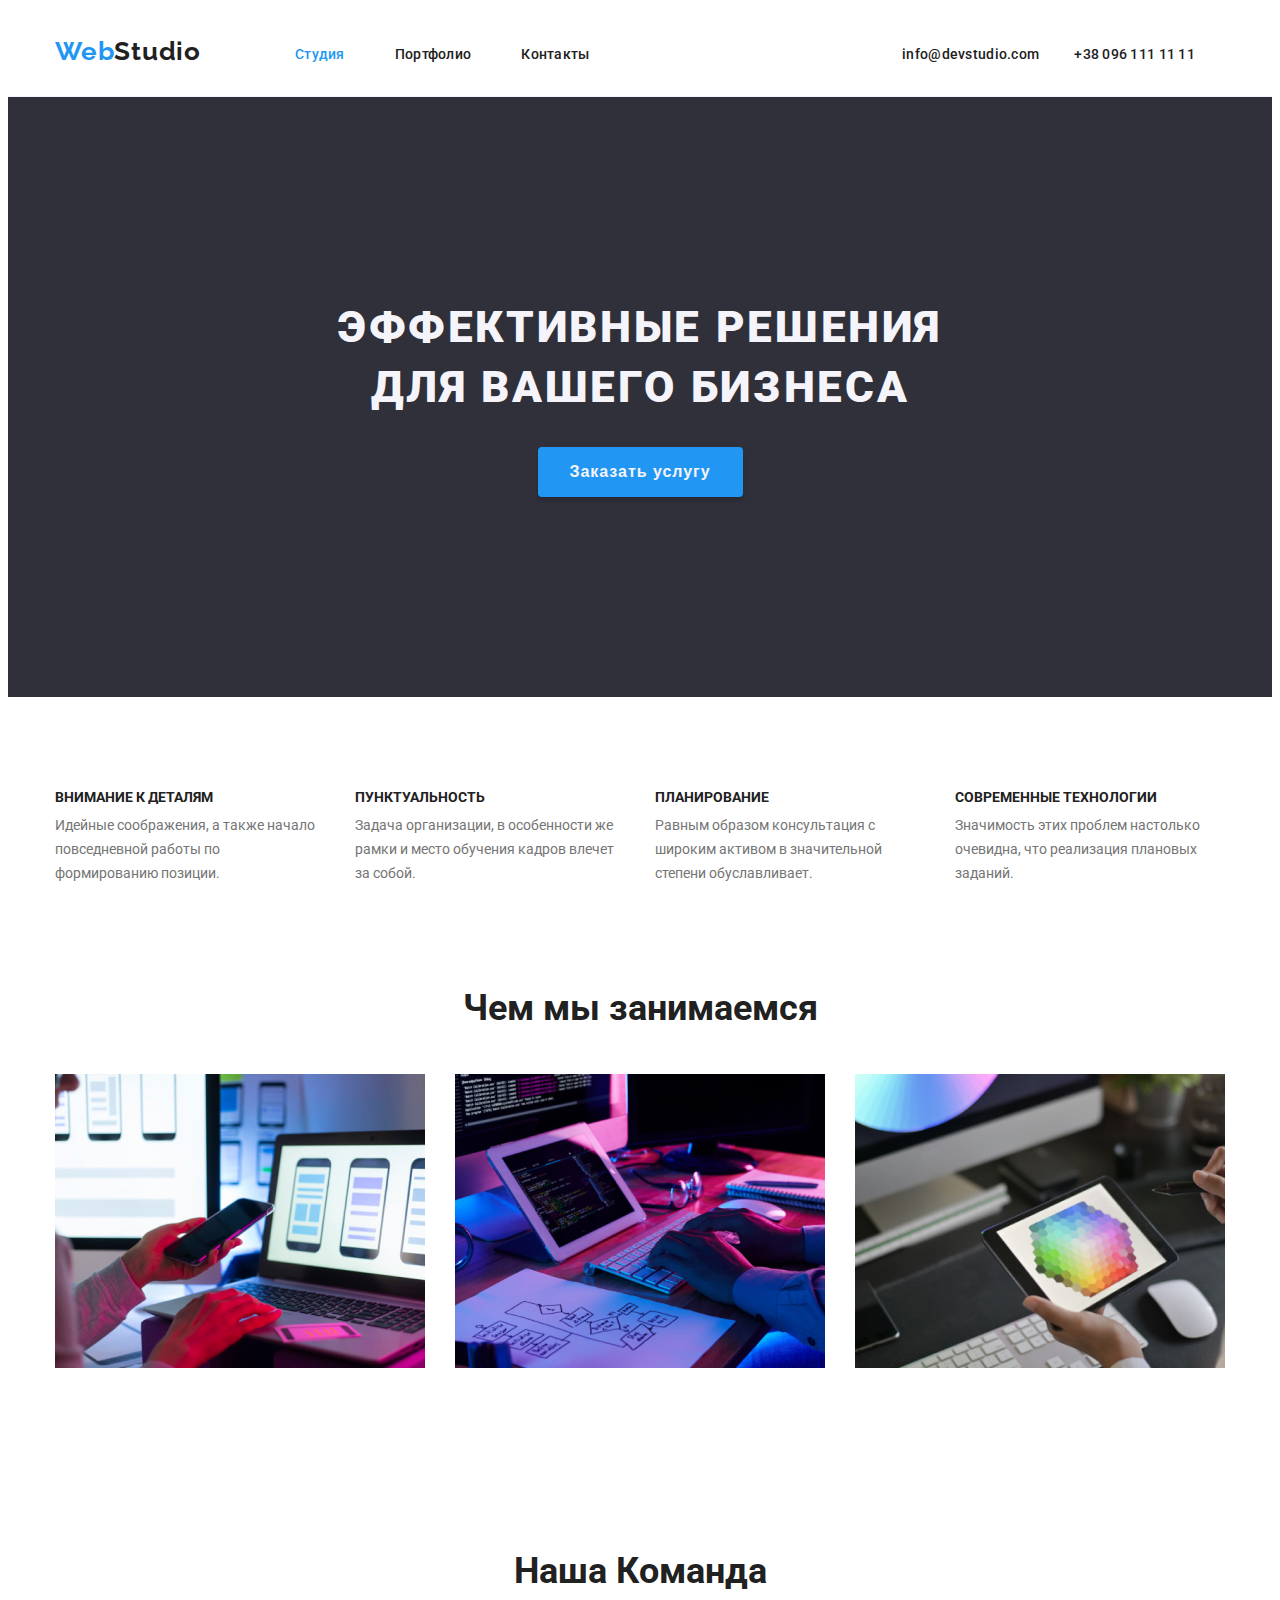
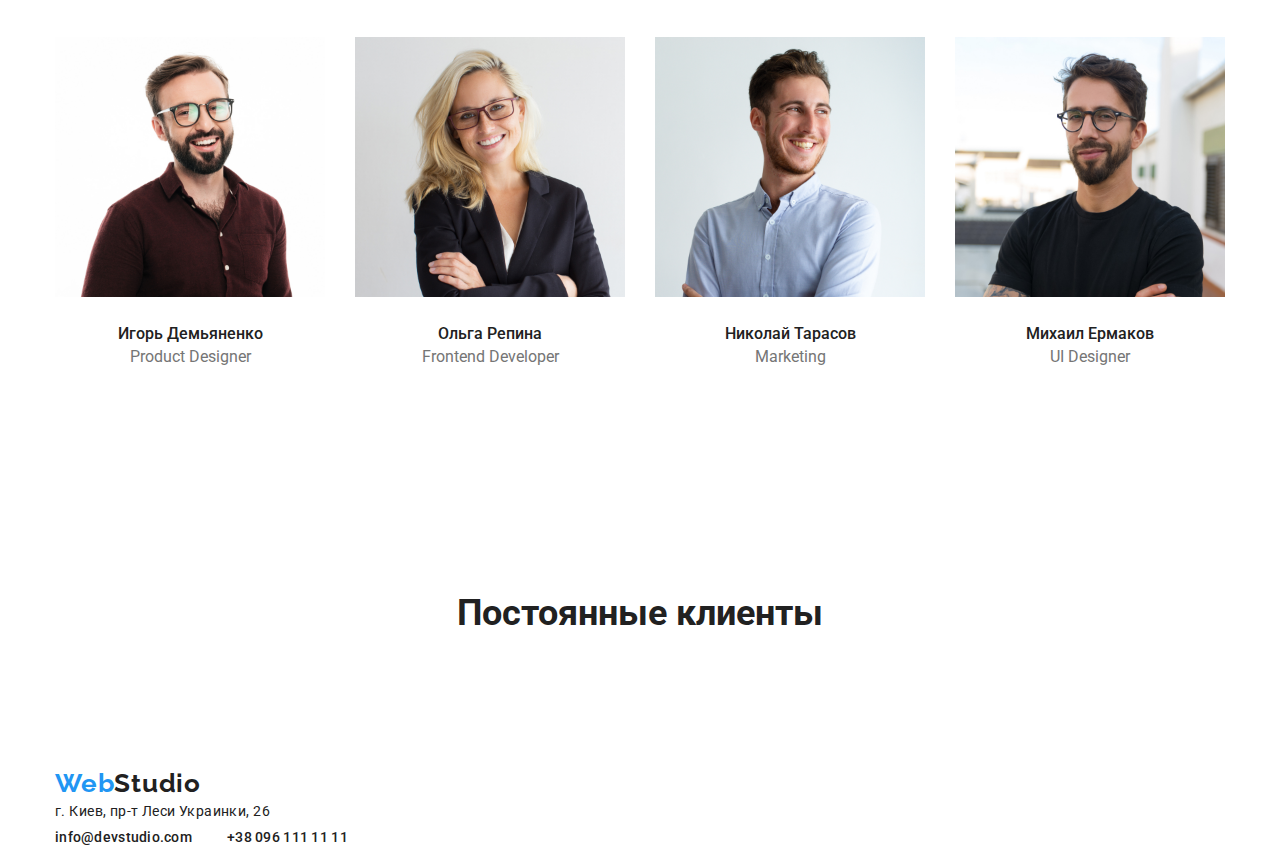
<file: index.html>
<!DOCTYPE html>
<html lang="ru">
  <head>
    <meta charset="UTF-8" />
    <meta name="viewport" content="width=device-width, initial-scale=1.0" />
    <title>Document</title>
    <link
      rel="stylesheet"
      href="https://cdnjs.cloudflare.com/ajax/libs/modern-normalize/1.0.0/modern-normalize.min.css"
      integrity="sha512-ISS7cAi1PEhQ8jnbJpJZMd29NlhNj4AWYyLOSp2CE/CsHxTCu+r+t0D2yoJudVrd0/8fTVPUVDzY5Tvli75u/g=="
      crossorigin="anonymous"
    />
    <link rel="preconnect" href="https://fonts.gstatic.com" />
    <link rel="preconnect" href="https://fonts.gstatic.com" />
    <link
      href="https://fonts.googleapis.com/css2?family=Raleway:wght@700&family=Roboto:wght@400;500;700;900&display=swap"
      rel="stylesheet"
    />
    <link rel="preconnect" href="https://fonts.gstatic.com" />
    <link
      href="https://fonts.googleapis.com/css2?family=Raleway:wght@700&display=swap"
      rel="stylesheet"
    />
    <link rel="stylesheet" href="./style/style.css" />
  </head>
  <body class="body">
    <!-- Header -->
    <header class="header">
      <div class="container">
        <nav class="nav">
          <a href="./index.html" class="logo">
            <span class="logo-accent">Web</span>Studio</a
          >
          <ul class="site-nav">
            <li class="site-list-item">
              <a href="./index.html" class="site-nav-link current">Студия</a>
            </li>
            <li class="site-list-item">
              <a href="./portfolio.html" class="site-nav-link "
                >Портфолио</a
              >
            </li>
            <li class="site-list-item">
              <a href="" class="site-nav-link">Контакты</a>
            </li>
          </ul>
        </nav>

        <address class="address">
          <a href="mailto:info@devstudio.com" class="address-mail"
            >info@devstudio.com</a
          >
          <a href="tel:+380961111111" class="address-tel">+38 096 111 11 11</a>
        </address>
      </div>
    </header>
    <!-- Main -->
    
      <main class="main">
        <!-- hero -->
        <section class="hero">
          <div class="container">
            <div class="container-hero">
             <h1 class="section-title-hero">
            Эффективные решения <br> для вашего бизнеса
          </h1>
          </div>
          <button type="button" class="btn-primary">Заказать услугу</button>
          
          </div>
         
        </section>
        <!-- чем мы занимаемся -->
        <section class="section">
         <div class="container">
           <div class="container-aside">
            <ul class="section-aside">
            <li class="section-aside-list">
              <h3 class="section-aside-subtitle">Внимание к деталям</h3>
              <p class="section-aside-subtitle-text">
                Идейные соображения, а также начало повседневной работы по
                формированию позиции.
              </p>
            </li>
            <li class="section-aside-list">
              
              <h3 class="section-aside-subtitle">Пунктуальность</h3>
              <p class="section-aside-subtitle-text">
                Задача организации, в особенности же рамки и место обучения
                кадров влечет за собой.
              </p>
            </li>
            <li class="section-aside-list">
             
              <h3 class="section-aside-subtitle">Планирование</h3>
              <p class="section-aside-subtitle-text">
                Равным образом консультация с широким активом в значительной
                степени обуславливает.
              </p>
            </li>
            <li class="section-aside-list">
              
              <h3 class="section-aside-subtitle">Современные технологии</h3>
              <p class="section-aside-subtitle-text">
                Значимость этих проблем настолько очевидна, что реализация
                плановых заданий.
              </p>
            </li>
          </ul>
          </div>
        </section>
        <!-- ЧЕМ МЫ ЗАНИМАЕМСЯ -->
        <section class="section receprion">
          <div class="container-receprion">
            <h2 class="section-title">Чем мы занимаемся</h2>
          <h3 hidden>Примеры работ</h3>
          <ul class="examples">
            <li class="examples-work" >
              <img
                class="section-aside-img"
                src="./image/img2.jpg"
                alt="фото"
                width="370"
                height="294"
              />
            </li>
            <li class="examples-work" >
              <img
                class="section-aside-img"
                src="./image/img1.jpg"
                alt="фото"
                width="370"
                height="294"
              />
            </li>
            <li class="examples-work" >
              <img
                class="section-aside-img"
                src="./image/img3.jpg"
                alt="фото"
                width="370"
                height="294"
              />
            </li>
          </ul>
          </div>
         </div> 
         </section>
        <!-- Команда -->
        <section class="section command">
          <div class="container">
            <h2 class="section-title">Наша Команда</h2>
          <ul class="command-title">
            <li class="command-title-list">
              <img
                class="section-command-img"
                src="./image/teamcard1.jpg"
                alt="фото человека"
                width="270"
                height="260"
              />
              <h3 class="section-command-worker">Игорь Демьяненко</h3>
              <p class="section-command-specialty">Product Designer</p>
            </li>
            <li class="command-title-list">
              <img
                class="section-command-img"
                src="./image/teamcard2.jpg"
                alt="фото человека"
                width="270"
                height="260"
              />
              <h3 class="section-command-worker">Ольга Репина</h3>
              <p class="section-command-specialty">Frontend Developer</p>
            </li>
            <li class="command-title-list">
              <img
                class="section-command-img"
                src="./image/teamcard3.jpg"
                alt="фото человека"
                width="270"
                height="260"
              />
              <h3 class="section-command-worker">Николай Тарасов</h3>
              <p class="section-command-specialty">Marketing</p>
            </li>
            <li class="command-title-list">
              <img
                class="section-command-img"
                src="./image/teamcard4.jpg"
                alt="фото человека"
                width="270"
                height="260"
              />
              <h3 class="section-command-worker">Михаил Ермаков</h3>
              <p class="section-command-specialty">UI Designer</p>
            </li>
          </ul>
          </div>
        </section>
        <!-- Clients -->
        <section class="section clients">
        <h2 class="section-title">Постоянные клиенты</h2>
        <ul>
          <li><a href=""></a></li>
          <li><a href=""></a></li>
          <li><a href=""></a></li>
          <li><a href=""></a></li>
          <li><a href=""></a></li>
          <li><a href=""></a></li>
        </ul>
      </section>
      </main>
    </div>

<!-- FOOTER -->
      <footer class="footer">
        <div class="container">
          <a href="./index.html" class="logo">
          <span class="logo-accent">Web</span>Studio</a
        >
        <address>
          <a
            class="addres-geo"
            href="https://goo.gl/maps/Ztg2FWvti8LL4upH8"
            target="_blank"
            class="addres-geo"
            >г. Киев, пр-т Леси Украинки, 26</a
          >
        </address>
        <address class="address">
          <a href="mailto:info@devstudio.com" class="address-mail"
            >info@devstudio.com</a
          >
          <a href="tel:+380961111111" class="address-tel">+38 096 111 11 11</a>
        </address>
        </div>
        
      </footer>

  </body>
</html>
</file>
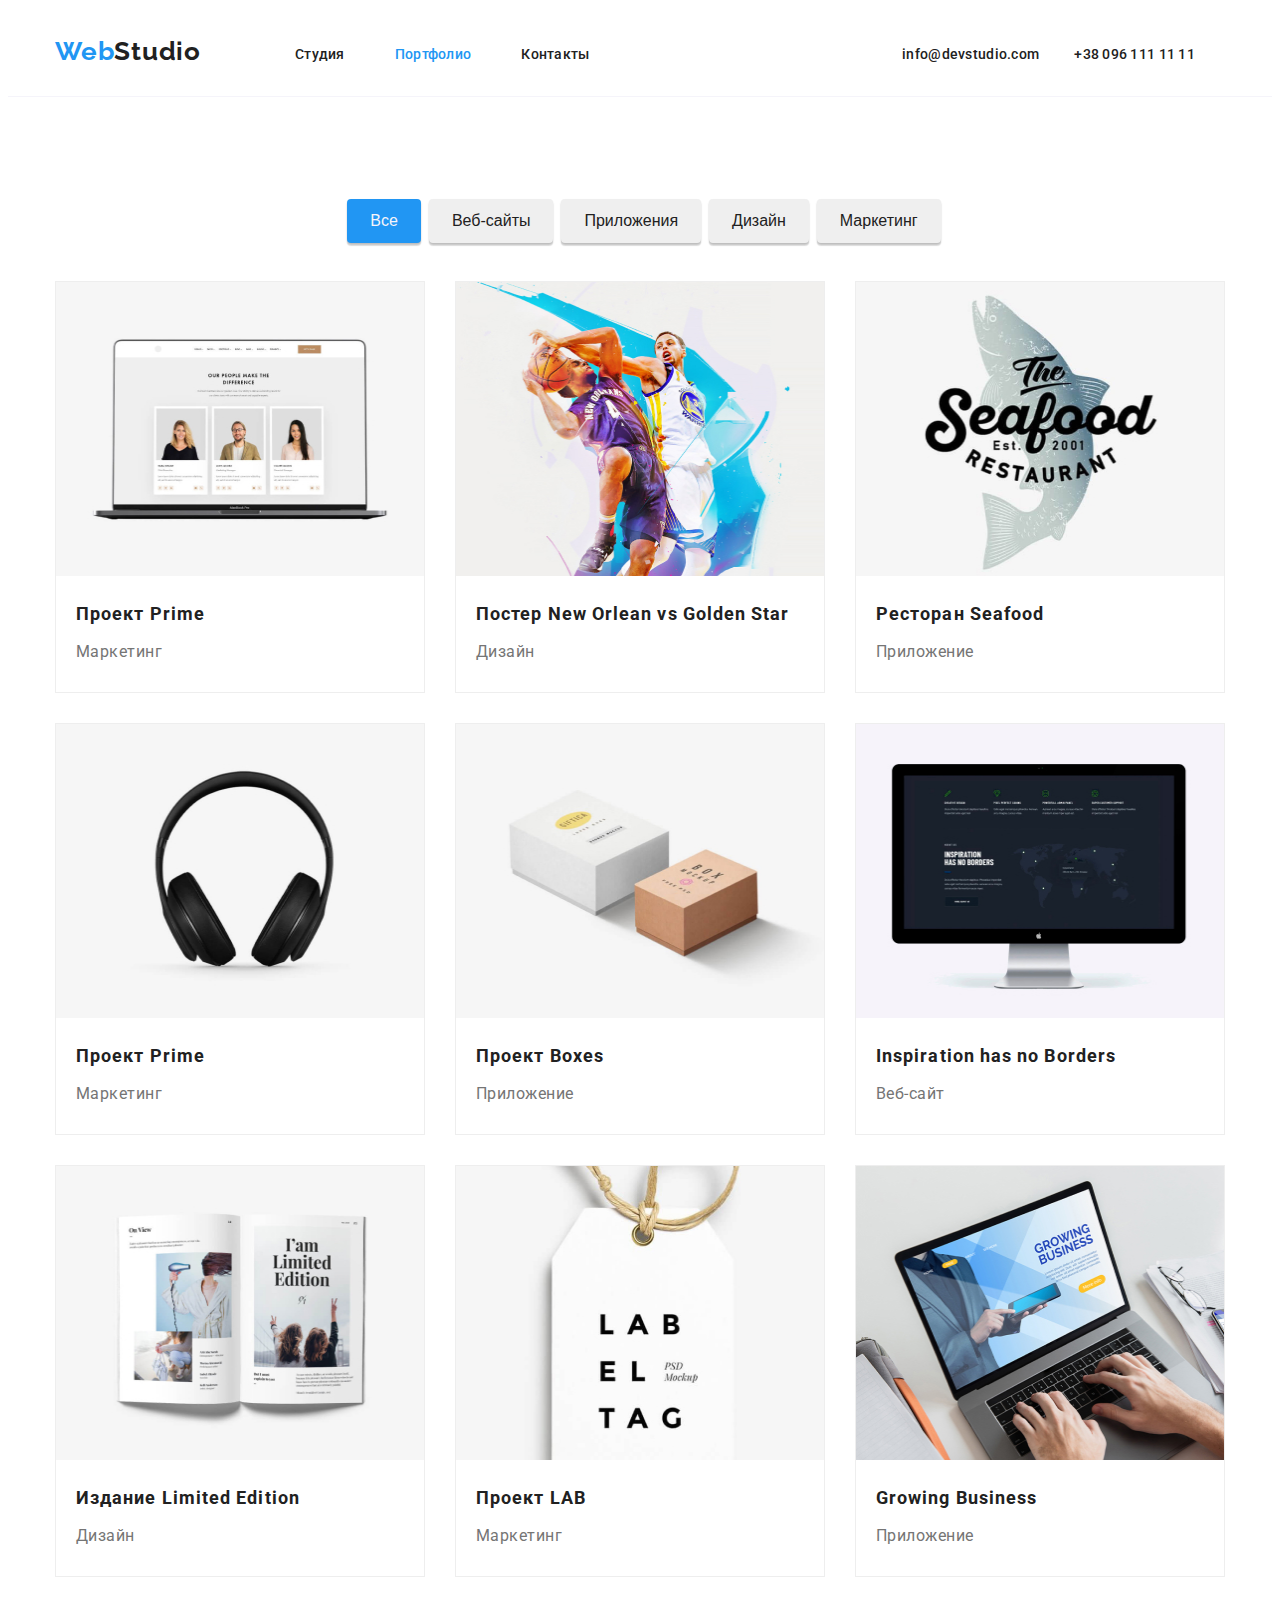
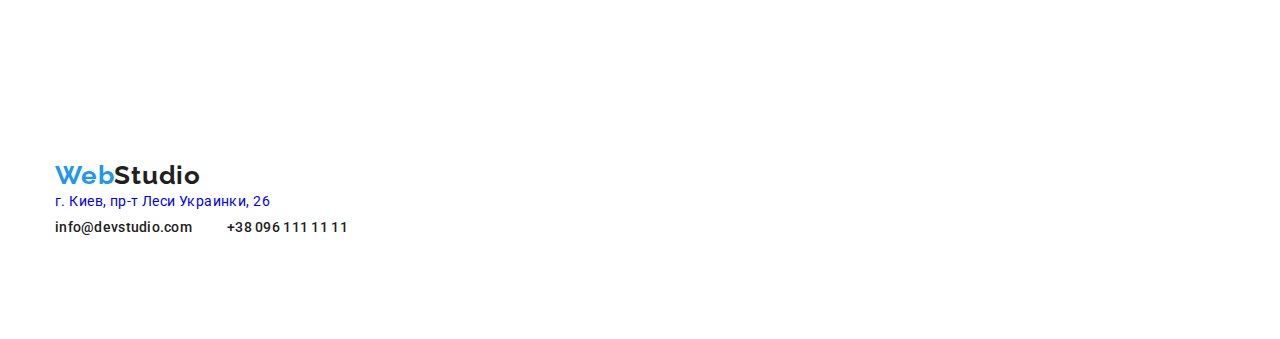
<file: portfolio.html>
<!DOCTYPE html>
<html lang="ru">
  <head>
    <meta charset="UTF-8" />
    <meta name="viewport" content="width=device-width, initial-scale=1.0" />
    <title>Document</title>
    <link
      rel="stylesheet"
      href="https://cdnjs.cloudflare.com/ajax/libs/modern-normalize/1.0.0/modern-normalize.min.css"
      integrity="sha512-ISS7cAi1PEhQ8jnbJpJZMd29NlhNj4AWYyLOSp2CE/CsHxTCu+r+t0D2yoJudVrd0/8fTVPUVDzY5Tvli75u/g=="
      crossorigin="anonymous"
    />
    <link rel="preconnect" href="https://fonts.gstatic.com" />
    <link rel="preconnect" href="https://fonts.gstatic.com" />
    <link
      href="https://fonts.googleapis.com/css2?family=Raleway:wght@700&family=Roboto:wght@400;500;700;900&display=swap"
      rel="stylesheet"
    />
    <link rel="preconnect" href="https://fonts.gstatic.com" />
    <link
      href="https://fonts.googleapis.com/css2?family=Raleway:wght@700&display=swap"
      rel="stylesheet"
    />
    <link rel="stylesheet" href="./style/style.css" />
  </head>
  <body class="body">
    <!-- Header -->
    <header class="header">
      <div class="container">
        <nav class="nav">
          <a href="./index.html" class="logo">
            <span class="logo-accent">Web</span>Studio</a
          >
          <ul class="site-nav">
            <li class="site-list-item">
              <a href="./index.html" class="site-nav-link">Студия</a>
            </li>
            <li class="site-list-item">
              <a href="./portfolio.html" class="site-nav-link current"
                >Портфолио</a
              >
            </li>
            <li class="site-list-item">
              <a href="" class="site-nav-link">Контакты</a>
            </li>
          </ul>
        </nav>

        <address class="address">
          <a href="mailto:info@devstudio.com" class="address-mail"
            >info@devstudio.com</a
          >
          <a href="tel:+380961111111" class="address-tel">+38 096 111 11 11</a>
        </address>
      </div>
    </header>

    <!-- Main -->
    <main>
      <section class="section-portfolio">
        <div class="container">
          <ul class="button-nav">
            <li class="btn-title">
              <button type="button" class="button-porfolio current">Все</button>
            </li>
            <li class="btn-title">
              <button type="button" class="button-porfolio">Веб-сайты</button>
            </li>
            <li class="btn-title">
              <button type="button" class="button-porfolio">Приложения</button>
            </li>
            <li class="btn-title">
              <button type="button" class="button-porfolio">Дизайн</button>
            </li>
            <li class="btn-title">
              <button type="button" class="button-porfolio">Маркетинг</button>
            </li>
          </ul>

          <h1 class="visually-hidden">Портфолио</h1>
          <h2 class="visually-hidden">Примеры работ</h2>
          <div class="container-porfolio">
            <ul class="proect-items">
              <li class="proect-list">
                <img
                  src="./image/portfolio/img.jpg"
                  alt="Ноутбук с дизайном сайта"
                  width="370"
                  height="294"
                  class="img-porfolio"
                />
                <div class="card-content">
                  <h3 class="portfolio-heading">Проект Prime</h3>
                  <p class="portfolio-text">Маркетинг</p>
                </div>
              </li>
              <li class="proect-list">
                <img
                  src="./image/portfolio/img-1.jpg"
                  alt="Постер New Orlean vs Golden Star"
                  width="370"
                  height="294"
                  class="img-porfolio"
                />
                <div class="card-content">
                  <h3 class="portfolio-heading">
                    Постер New Orlean vs Golden Star
                  </h3>
                  <p class="portfolio-text">Дизайн</p>
                </div>
              </li>
              <li class="proect-list">
                <img
                  src="./image/portfolio/img-2.jpg"
                  alt="Логотип ресторана"
                  width="370"
                  height="294"
                  class="img-porfolio"
                />
                <div class="card-content">
                  <h3 class="portfolio-heading">Ресторан Seafood</h3>
                  <p class="portfolio-text">Приложение</p>
                </div>
              </li>
              <li class="proect-list">
                <img
                  src="./image/portfolio/img-3.jpg"
                  alt="Наушники"
                  width="370"
                  height="294"
                  class="img-porfolio"
                />
                <div class="card-content">
                  <h3 class="portfolio-heading">Проект Prime</h3>
                  <p class="portfolio-text">Маркетинг</p>
                </div>
              </li>
              <li class="proect-list">
                <img
                  src="./image/portfolio/img-4.jpg"
                  alt="Коробки для упаковки"
                  width="370"
                  height="294"
                  class="img-porfolio"
                />
                <div class="card-content">
                  <h3 class="portfolio-heading">Проект Boxes</h3>
                  <p class="portfolio-text">Приложение</p>
                </div>
              </li>
              <li class="proect-list">
                <img
                  src="./image/portfolio/img-5.jpg"
                  alt="Компьютер с примером веб-сайта"
                  width="370"
                  height="294"
                  class="img-porfolio"
                />
                <div class="card-content">
                  <h3 class="portfolio-heading">Inspiration has no Borders</h3>
                  <p class="portfolio-text">Веб-сайт</p>
                </div>
              </li>
              <li class="proect-list">
                <img
                  src="./image/portfolio/img-6.jpg"
                  alt="Книга"
                  width="370"
                  height="294"
                  class="img-porfolio"
                />
                <div class="card-content">
                  <h3 class="portfolio-heading">Издание Limited Edition</h3>
                  <p class="portfolio-text">Дизайн</p>
                </div>
              </li>
              <li class="proect-list">
                <img
                  src="./image/portfolio/img-7.jpg"
                  alt="Проект Лаб"
                  width="370"
                  height="294"
                  class="img-porfolio"
                />
                <div class="card-content">
                  <h3 class="portfolio-heading">Проект LAB</h3>
                  <p class="portfolio-text">Маркетинг</p>
                </div>
              </li>
              <li class="proect-list">
                <img
                  src="./image/portfolio/img-8.jpg"
                  alt="Ноутбук с примером приложения"
                  width="370"
                  height="294"
                  class="img-porfolio"
                />
                <div class="card-content">
                  <h3 class="portfolio-heading">Growing Business</h3>
                  <p class="portfolio-text">Приложение</p>
                </div>
              </li>
            </ul>
          </div>
        </div>
      </section>
    </main>

    <!-- Footer -->

    <footer class="section footer">
      <div class="container">
        <a href="./index.html" class="logo">
          <span class="logo-accent">Web</span>Studio</a
        >
        <address class="addres-geo">
          <a href="https://goo.gl/maps/Ztg2FWvti8LL4upH8" target="_blank"
            >г. Киев, пр-т Леси Украинки, 26</a
          >
        </address>
        <address class="address list">
          <a href="mailto:info@devstudio.com" class="address-mail"
            >info@devstudio.com</a
          >
          <a href="tel:+380961111111" class="address-tel">+38 096 111 11 11</a>
        </address>
      </div>
    </footer>
  </body>
</html>
</file>
<file: style/style.css>
/* основной цвет текста #212121 */
/* вторичный цвет текста #757575 */
/* акцент #2196F3 */
/* цвет фона #FFFF */
/* вторичный цвет фона #F5F4FA */
html {
      box-sizing: border-box;
}

*,
*::before,
*::after {
      box-sizing: inherit;
}

:root {
      --primary-text-color: #212121;
      --title-text-color: #757575;
      --accent-color: #2196F3;
      --primary-white-color: #FFFF;
      --secondary-background-color: #F5F4FA;
      --border-color-white: #EEEEEE;
      --card-set-gap: -20px
}

.body {
      font-family: Roboto;
      font-size: 20px;
      background-color: var(--primary-white-color);
      color: var(--primary-text-color);



}

a {
      text-decoration: none;
}

ul {
      list-style: none;
      padding: 0;
      margin: 0;
}

img {
      display: block;
      max-width: 100%;
}

.visually-hidden {
      position: absolute;
      width: 1px;
      height: 1px;
      margin: -1px;
      border: 0;
      padding: 0;

      white-space: nowrap;
      clip-path: inset(100%);
      clip: rect(0 0 0 0);
      overflow: hidden;

}

/* =======CONTAINER====== */

.container {
      width: 1200px;
      padding-left: 15px;
      padding-right: 15px;
      margin: 0 auto;

}

/* =======Header====== */
.header {
      padding-top: 32px;
      padding-bottom: 32px;
      border-bottom: 1px solid var(--secondary-background-color);
}

.heder {
      display: flex;
      align-items: center;
      justify-content: space-between;

}

.header .container {
      display: flex;
      align-items: center;
      width: 1200px;
      margin: 0 auto;






}

.header .address {
      margin-left: auto;
      margin-right: 30px;

}

.nav {
      display: flex;
      align-items: center;
}

.site-nav {
      display: flex;
      align-items: center;
}

.header .logo {
      margin-right: 94px;
}

.site-list-item:not(:last-child) {
      margin-right: 50px;
}

.section-aside-list:not(:last-child) {
      margin-right: 30px;
}

.section-aside .section-aside-list {
      width: 270px;
      flex-wrap: wrap;


}

/* ================= logo =============================*/
.logo {
      color: var(--primary-text-color);
      font-family: Raleway;
      font-size: 26px;
      font-weight: 700;
      font-style: normal;
      line-height: .838;
      letter-spacing: 0.03em
}

.logo-accent {
      color: var(--accent-color);
}


.address-mail,
.address-tel,
.site-nav-link {
      display: inline-block;
      color: var(--primary-text-color);
      font-size: 14px;
      font-weight: 500;
      font-style: normal;
      line-height: .875;
      letter-spacing: 0.02em;

}

.address-mail+.address-tel {
      margin-left: 30px;
}


.site-nav-link:focus,
.site-nav-link:hover,
.address-mail:focus,
.address-mail:hover,
.address-tel:focus,
.address-tel:hover {
      color: var(--accent-color);
}

.site-nav .site-nav-link.current {
      color: var(--accent-color);

}

.list {
      margin: 0px;
      padding: 0px;
      list-style: none;
}



/* Section */
/* ===================== Hero ===================== */

.hero {
      padding-top: 200px;
      padding-bottom: 200px;

      min-height: 600px;
      background-color: #2F303A;
      text-align: center;
}

.section-title-hero {
      font-size: 44px;
      font-weight: 900;


      font-style: normal;
      text-transform: uppercase;
      text-align: center;
      line-height: 60px;
      letter-spacing: 0.06em;

      margin-top: 0px;
      margin-bottom: 30px;

      color: var(--secondary-background-color);

}

/* ==========Title============ */
.section-title {
      font-size: 36px;
      font-weight: 700;
      font-style: normal;
      color: var(--primary-text-color);
      text-align: center;
      line-height: .857;
      margin-top: 0px;
      margin-bottom: 50px;

}

/* =========CONTAINER================ */




/* ================ Section-Aside =============== */
.section-aside-subtitle {
      font-size: 14px;
      font-weight: 700;
      font-style: normal;
      color: var(--primary-text-color);
      line-height: .875;
      text-transform: uppercase;
      margin-top: 0px;
      margin-bottom: 10px;
}

.section-aside-subtitle-text {
      font-size: 14px;
      font-weight: 400;
      font-style: normal;
      color: var(--title-text-color);
      line-height: 24px;
      margin-top: 0px;
}

.container-aside {
      margin-left: auto;
      margin-right: auto;

}

.section-aside {
      padding: 0;
      margin: 0;
      display: flex;
      justify-content: space-between;


}


.section-aside .section-aside-list {
      display: flex;
      flex: wrap;
      width: 270px;


}

.section-aside-list:not(:last-child) {
      margin-right: 30px;
}

.examples {
      display: flex;

}

.examples-work {
      display: flex;
      margin-top: 0px;
      margin-bottom: 0px;

      margin-left: auto;
      margin-right: auto;

}

.examples-work:not(:last-child) {
      margin-right: 30px;

}

/* ================ Section Comand============ */

.section-portfolio,
.section {
      padding-top: 94px;
      padding-bottom: 94px;
      margin-bottom: 0px;
      margin-top: 0px;
}

.section.command {
      padding-top: 94px;
      padding-bottom: 94px;
}

.command-title {
      display: flex;
      margin-top: 0px;
      margin-bottom: 0px;
}



.command-title-list:not(:last-child) {
      margin-right: 30px;
}

.section-command-worker {
      padding-top: 30px;
      margin-bottom: 0;
}

.section-command-specialty {
      padding-bottom: 30px;
      margin-top: 10px;
      margin-bottom: 0px;
}

.section-command-worker {
      font-size: 16px;
      font-weight: 500;
      font-style: normal;
      color: var(--primary-text-color);
      line-height: .842;
      margin-top: 0px;
      margin-bottom: 10px;
      text-align: center;
}

.section-command-specialty {
      font-size: 16px;
      font-weight: 400;
      font-style: normal;
      color: var(--title-text-color);
      line-height: .842;
      margin-top: 0px;
      margin-bottom: 16px;
      text-align: center;

}


/* =============== Section Receprion ================== */
.section.receprion {
      width: 1170px;
      padding-top: 0px;
      padding-bottom: 94px;
      margin: 0 auto;

}

/* ====================== Botton ================ */

.button-nav {
      display: flex;
      justify-content: center;


}

.btn-title {}

.btn-title {
      margin-right: -8px;

}

.container.btn-title:last-child {
      margin-right: 0;
}

.btn-primary {

      color: var(--secondary-background-color);
      background-color: var(--accent-color);
      box-shadow: 0px 4px 4px rgba(0, 0, 0, 0.15);
      font-style: normal;
      text-align: center;
      font-size: 16px;
      font-weight: 700;
      letter-spacing: 0.06em;
      line-height: 1.875;

      display: inline-block;
      height: 50px;
      padding: 10px 32px;
      border-radius: 4px;
      border: inherit;



}

.button-porfolio {
      color: var(--primary-text-color);
      display: inline-block;
      font-style: normal;
      font-weight: 500;
      font-size: 16px;
      text-align: center;
      line-height: 30px;
      border: inherit;
      border-radius: 4px;
      padding: 6px 22px;
      margin: 8px;
      box-shadow: 0px 3px 1px rgba(0, 0, 0, 0.1),
            0px 1px 2px rgba(0, 0, 0, 0.08),
            0px 2px 2px rgba(0, 0, 0, 0.12);
      border: 1px solid transparent;

}

.container-porfolio-btn {
      margin-left: -8px;
      margin-right: -8px;
      margin-top: 0px;
      margin-bottom: 34px;
}

.button-nav .button-porfolio.current {
      background-color: var(--accent-color);
      color: var(--secondary-background-color);

}


/* =================== Footer =================== */

.addres-geo {
      color: var(--primary-text-color);
      font-family: Roboto;
      font-style: normal;
      font-weight: normal;
      font-size: 14px;
      line-height: 24px;
      letter-spacing: 0.03em
}

/* ================= PORTFOLIO ========== */
/* ==================== MAIN-NAV=============== */


/* ====================Portfolio============= */


.portfolio-heading {
      color: var(--primary-text-color);
      font-size: 18px;
      font-weight: 700;
      font-style: normal;
      line-height: 36px;
      letter-spacing: 0.06em;
      margin-top: 0;
      margin-bottom: 4px;


}

.portfolio-text {
      color: var(--title-text-color);
      font-size: 16px;
      font-weight: 400;
      font-style: normal;
      line-height: .5;
      letter-spacing: 0.03em;

}

.proect-items {
      display: flex;
      flex-wrap: wrap;
      margin-top: -30px;
      margin-left: -30px;
      margin-bottom: 0px;
      padding-top: 30px;


}

.proect-list {
      margin-top: 30px;
      margin-left: 30px;
      flex-basis: calc(100% / 3 - 30px);
      overflow: hidden;
      border: 1px solid var(--border-color-white)
}

.img-porfolio {
      margin-top: 0px;
      margin-bottom: 0px;

}

.card-content {
      padding: 20px 20px;


}

/* ---------------------------- */

/* Устанавливает рамку */
border: 2px solid #2196F3;

/* Добавляет внутреннее поле */
padding: 15px;

/* Устанавливает внешние отступы */
margin: 20px;

/* ------------------ */
</file>
